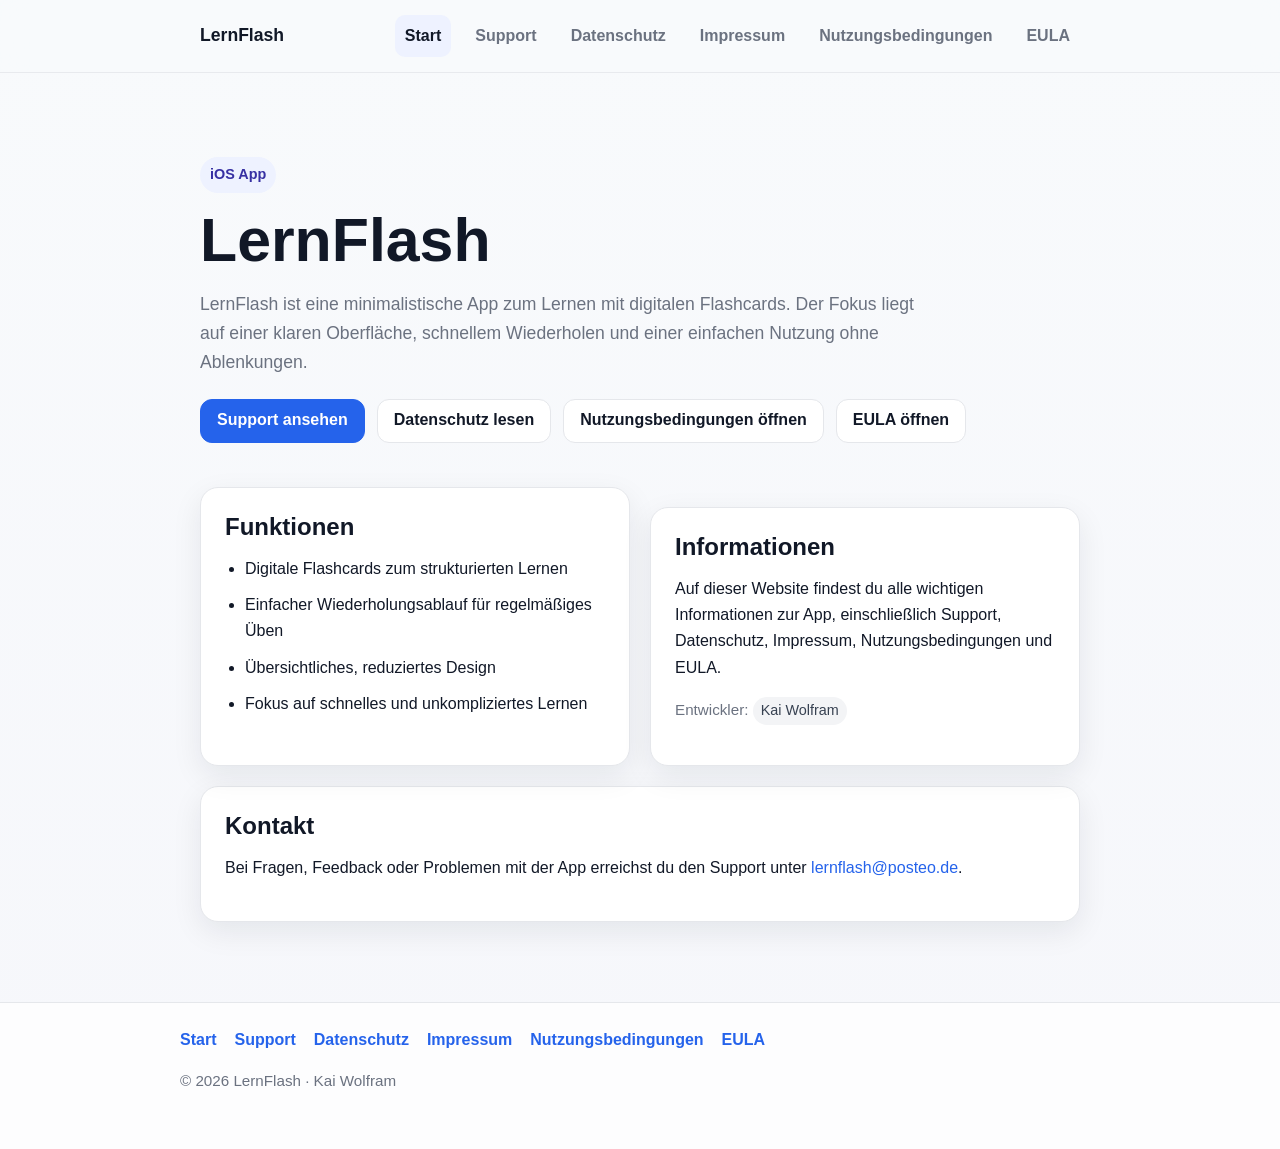
<file: index.html>
<!DOCTYPE html>
<html lang="de">
<head>
  <meta charset="UTF-8">
  <meta name="viewport" content="width=device-width, initial-scale=1.0">
  <title>LernFlash</title>
  <meta name="description" content="LernFlash ist eine minimalistische iOS-App zum Lernen mit digitalen Flashcards.">
  <link rel="stylesheet" href="styles.css">
  <script defer src="header.js"></script>
  <script defer src="footer.js"></script>
</head>
<body data-page="index">
  <site-header></site-header>

  <main class="main">
    <div class="container">
      <section class="hero">
        <span class="eyebrow">iOS App</span>
        <h1>LernFlash</h1>
        <p class="lead">
          LernFlash ist eine minimalistische App zum Lernen mit digitalen Flashcards.
          Der Fokus liegt auf einer klaren Oberfläche, schnellem Wiederholen und einer einfachen Nutzung ohne Ablenkungen.
        </p>

        <div class="button-row">
          <a class="button primary" href="support.html">Support ansehen</a>
          <a class="button" href="privacy.html">Datenschutz lesen</a>
          <a class="button" href="terms.html">Nutzungsbedingungen öffnen</a>
          <a class="button" href="eula.html">EULA öffnen</a>
        </div>
      </section>

      <section class="grid two" aria-label="App-Informationen">
        <article class="card">
          <h2>Funktionen</h2>
          <ul class="list">
            <li>Digitale Flashcards zum strukturierten Lernen</li>
            <li>Einfacher Wiederholungsablauf für regelmäßiges Üben</li>
            <li>Übersichtliches, reduziertes Design</li>
            <li>Fokus auf schnelles und unkompliziertes Lernen</li>
          </ul>
        </article>

        <article class="card">
          <h2>Informationen</h2>
          <p>
            Auf dieser Website findest du alle wichtigen Informationen zur App,
            einschließlich Support, Datenschutz, Impressum, Nutzungsbedingungen und EULA.
          </p>
          <p class="small muted">
            Entwickler: <span class="codeish">Kai Wolfram</span>
          </p>
        </article>
      </section>

      <section class="card" style="margin-top: 20px;">
        <h2>Kontakt</h2>
        <p>
          Bei Fragen, Feedback oder Problemen mit der App erreichst du den Support unter
          <a href="mailto:lernflash@posteo.de">lernflash@posteo.de</a>.
        </p>
      </section>
    </div>
  </main>

  <site-footer></site-footer>
</body>
</html>
</file>
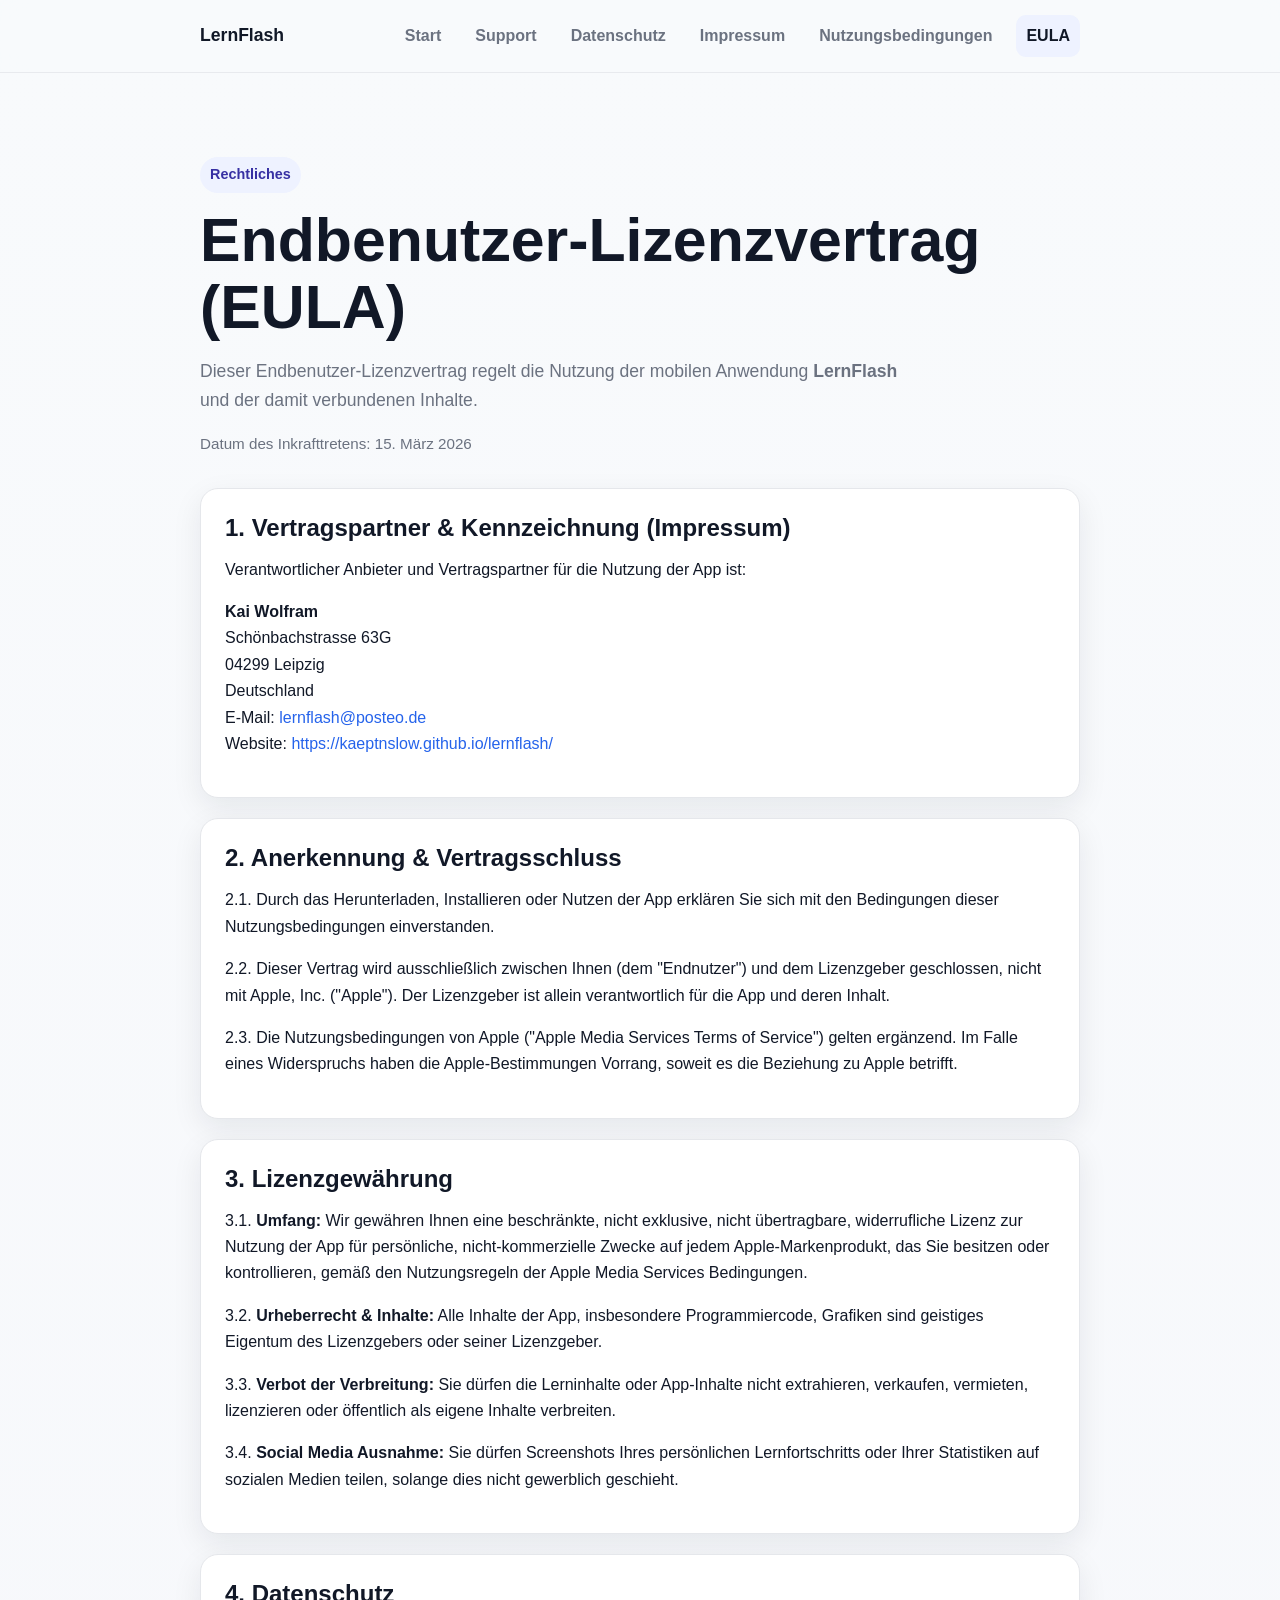
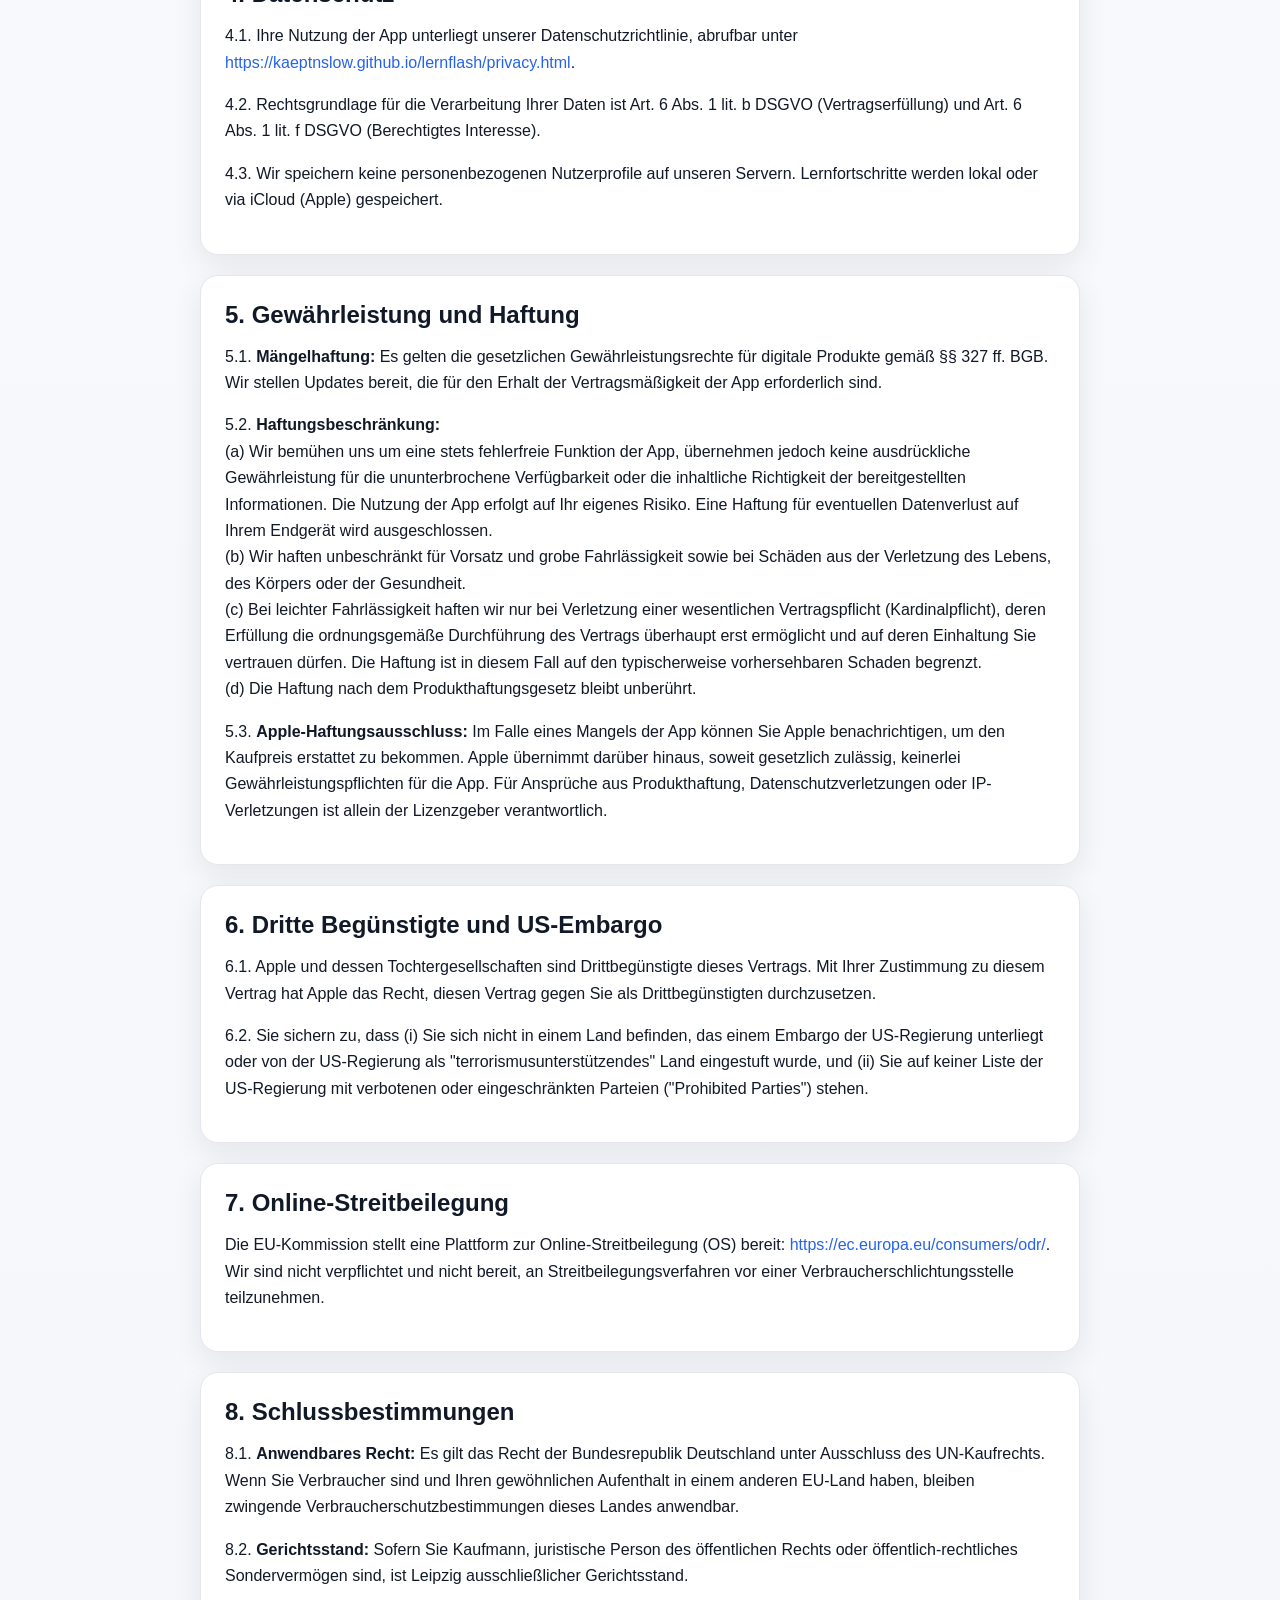
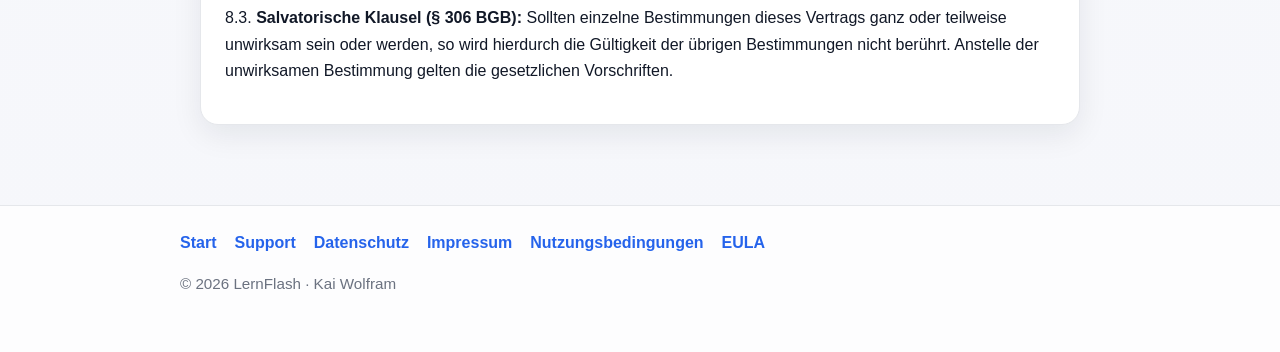
<file: eula.html>
<!DOCTYPE html>
<html lang="de">

<head>
  <meta charset="UTF-8">
  <meta name="viewport" content="width=device-width, initial-scale=1.0">
  <title>EULA – LernFlash</title>
  <meta name="description" content="Endbenutzer-Lizenzvertrag für die iOS-App LernFlash.">
  <link rel="stylesheet" href="styles.css">
  <script defer src="header.js"></script>
  <script defer src="footer.js"></script>
</head>

<body data-page="eula">
  <site-header></site-header>

  <main class="main">
    <div class="container">
      <section class="hero">
        <span class="eyebrow">Rechtliches</span>
        <h1>Endbenutzer-Lizenzvertrag (EULA)</h1>
        <p class="lead">
          Dieser Endbenutzer-Lizenzvertrag regelt die Nutzung der mobilen Anwendung
          <strong>LernFlash</strong> und der damit verbundenen Inhalte.
        </p>
        <p class="small muted legal-meta">Datum des Inkrafttretens: 15. März 2026</p>
      </section>

      <section class="card">
        <h2>1. Vertragspartner & Kennzeichnung (Impressum)</h2>
        <p>Verantwortlicher Anbieter und Vertragspartner für die Nutzung der App ist:</p>
        <p><strong>Kai Wolfram</strong><br>Schönbachstrasse 63G<br>04299 Leipzig<br>Deutschland<br>E-Mail: <a
            href="mailto:lernflash@posteo.de">lernflash@posteo.de</a><br>Website: <a
            href="https://kaeptnslow.github.io/lernflash/">https://kaeptnslow.github.io/lernflash/</a></p>
      </section>

      <section class="card">
        <h2>2. Anerkennung & Vertragsschluss</h2>
        <p>2.1. Durch das Herunterladen, Installieren oder Nutzen der App erklären Sie sich mit den Bedingungen dieser
          Nutzungsbedingungen einverstanden.</p>
        <p>2.2. Dieser Vertrag wird ausschließlich zwischen Ihnen (dem "Endnutzer") und dem Lizenzgeber geschlossen,
          nicht mit Apple, Inc. ("Apple"). Der Lizenzgeber ist allein verantwortlich für die App und deren Inhalt.</p>
        <p>2.3. Die Nutzungsbedingungen von Apple ("Apple Media Services Terms of Service") gelten ergänzend. Im Falle
          eines Widerspruchs haben die Apple-Bestimmungen Vorrang, soweit es die Beziehung zu Apple betrifft.</p>
      </section>

      <section class="card">
        <h2>3. Lizenzgewährung</h2>
        <p>3.1. <strong>Umfang:</strong> Wir gewähren Ihnen eine beschränkte, nicht exklusive, nicht übertragbare,
          widerrufliche Lizenz zur Nutzung der App für persönliche, nicht-kommerzielle Zwecke auf jedem
          Apple-Markenprodukt, das Sie besitzen oder kontrollieren, gemäß den Nutzungsregeln der Apple Media Services
          Bedingungen.</p>
        <p>3.2. <strong>Urheberrecht & Inhalte:</strong> Alle Inhalte der App, insbesondere Programmiercode, Grafiken
          sind geistiges Eigentum des Lizenzgebers oder seiner Lizenzgeber.</p>
        <p>3.3. <strong>Verbot der Verbreitung:</strong> Sie dürfen die Lerninhalte oder App-Inhalte nicht extrahieren,
          verkaufen, vermieten, lizenzieren oder öffentlich als eigene Inhalte verbreiten.</p>
        <p>3.4. <strong>Social Media Ausnahme:</strong> Sie dürfen Screenshots Ihres persönlichen Lernfortschritts oder
          Ihrer Statistiken auf sozialen Medien teilen, solange dies nicht gewerblich geschieht.</p>
      </section>

      

            <section class="card">
        <h2>4. Datenschutz</h2>
        <p>4.1. Ihre Nutzung der App unterliegt unserer Datenschutzrichtlinie, abrufbar unter <a
            href="https://kaeptnslow.github.io/lernflash/privacy.html">https://kaeptnslow.github.io/lernflash/privacy.html</a>.
        </p>
        <p>4.2. Rechtsgrundlage für die Verarbeitung Ihrer Daten ist Art. 6 Abs. 1 lit. b DSGVO (Vertragserfüllung) und
          Art. 6 Abs. 1 lit. f DSGVO (Berechtigtes Interesse).</p>
        <p>4.3. Wir speichern keine personenbezogenen Nutzerprofile auf unseren Servern. Lernfortschritte werden lokal
          oder via iCloud (Apple) gespeichert.</p>
      </section>

      <section class="card">
        <h2>5. Gewährleistung und Haftung</h2>
        <p>5.1. <strong>Mängelhaftung:</strong> Es gelten die gesetzlichen Gewährleistungsrechte für digitale Produkte
          gemäß §§ 327 ff. BGB. Wir stellen Updates bereit, die für den Erhalt der Vertragsmäßigkeit der App
          erforderlich sind.</p>
        <p>5.2. <strong>Haftungsbeschränkung:</strong><br>(a) Wir bemühen uns um eine stets fehlerfreie Funktion der
          App, übernehmen jedoch keine ausdrückliche Gewährleistung für die ununterbrochene Verfügbarkeit oder die
          inhaltliche Richtigkeit der bereitgestellten Informationen. Die Nutzung der App erfolgt auf Ihr eigenes
          Risiko. Eine Haftung für eventuellen Datenverlust auf Ihrem Endgerät wird ausgeschlossen.<br>(b) Wir haften
          unbeschränkt für Vorsatz und grobe Fahrlässigkeit sowie bei Schäden aus der Verletzung des Lebens, des Körpers
          oder der Gesundheit.<br>(c) Bei leichter Fahrlässigkeit haften wir nur bei Verletzung einer wesentlichen
          Vertragspflicht (Kardinalpflicht), deren Erfüllung die ordnungsgemäße Durchführung des Vertrags überhaupt erst
          ermöglicht und auf deren Einhaltung Sie vertrauen dürfen. Die Haftung ist in diesem Fall auf den
          typischerweise vorhersehbaren Schaden begrenzt.<br>(d) Die Haftung nach dem Produkthaftungsgesetz bleibt
          unberührt.</p>
        <p>5.3. <strong>Apple-Haftungsausschluss:</strong> Im Falle eines Mangels der App können Sie Apple
          benachrichtigen, um den Kaufpreis erstattet zu bekommen. Apple übernimmt darüber hinaus, soweit gesetzlich
          zulässig, keinerlei Gewährleistungspflichten für die App. Für Ansprüche aus Produkthaftung,
          Datenschutzverletzungen oder IP-Verletzungen ist allein der Lizenzgeber verantwortlich.</p>
      </section>

      <section class="card">
        <h2>6. Dritte Begünstigte und US-Embargo</h2>
        <p>6.1. Apple und dessen Tochtergesellschaften sind Drittbegünstigte dieses Vertrags. Mit Ihrer Zustimmung zu
          diesem Vertrag hat Apple das Recht, diesen Vertrag gegen Sie als Drittbegünstigten durchzusetzen.</p>
        <p>6.2. Sie sichern zu, dass (i) Sie sich nicht in einem Land befinden, das einem Embargo der US-Regierung
          unterliegt oder von der US-Regierung als "terrorismusunterstützendes" Land eingestuft wurde, und (ii) Sie auf
          keiner Liste der US-Regierung mit verbotenen oder eingeschränkten Parteien ("Prohibited Parties") stehen.</p>
      </section>

      <section class="card">
        <h2>7. Online-Streitbeilegung</h2>
        <p>Die EU-Kommission stellt eine Plattform zur Online-Streitbeilegung (OS) bereit: <a
            href="https://ec.europa.eu/consumers/odr/">https://ec.europa.eu/consumers/odr/</a>. Wir sind nicht
          verpflichtet und nicht bereit, an Streitbeilegungsverfahren vor einer Verbraucherschlichtungsstelle
          teilzunehmen.</p>
      </section>

      <section class="card">
        <h2>8. Schlussbestimmungen</h2>
        <p>8.1. <strong>Anwendbares Recht:</strong> Es gilt das Recht der Bundesrepublik Deutschland unter Ausschluss
          des UN-Kaufrechts. Wenn Sie Verbraucher sind und Ihren gewöhnlichen Aufenthalt in einem anderen EU-Land haben,
          bleiben zwingende Verbraucherschutzbestimmungen dieses Landes anwendbar.</p>
        <p>8.2. <strong>Gerichtsstand:</strong> Sofern Sie Kaufmann, juristische Person des öffentlichen Rechts oder
          öffentlich-rechtliches Sondervermögen sind, ist Leipzig ausschließlicher Gerichtsstand.</p>
        <p>8.3. <strong>Salvatorische Klausel (§ 306 BGB):</strong> Sollten einzelne Bestimmungen dieses Vertrags ganz
          oder teilweise unwirksam sein oder werden, so wird hierdurch die Gültigkeit der übrigen Bestimmungen nicht
          berührt. Anstelle der unwirksamen Bestimmung gelten die gesetzlichen Vorschriften.</p>
      </section>
    </div>
  </main>

  <site-footer></site-footer>
</body>

</html>
</file>
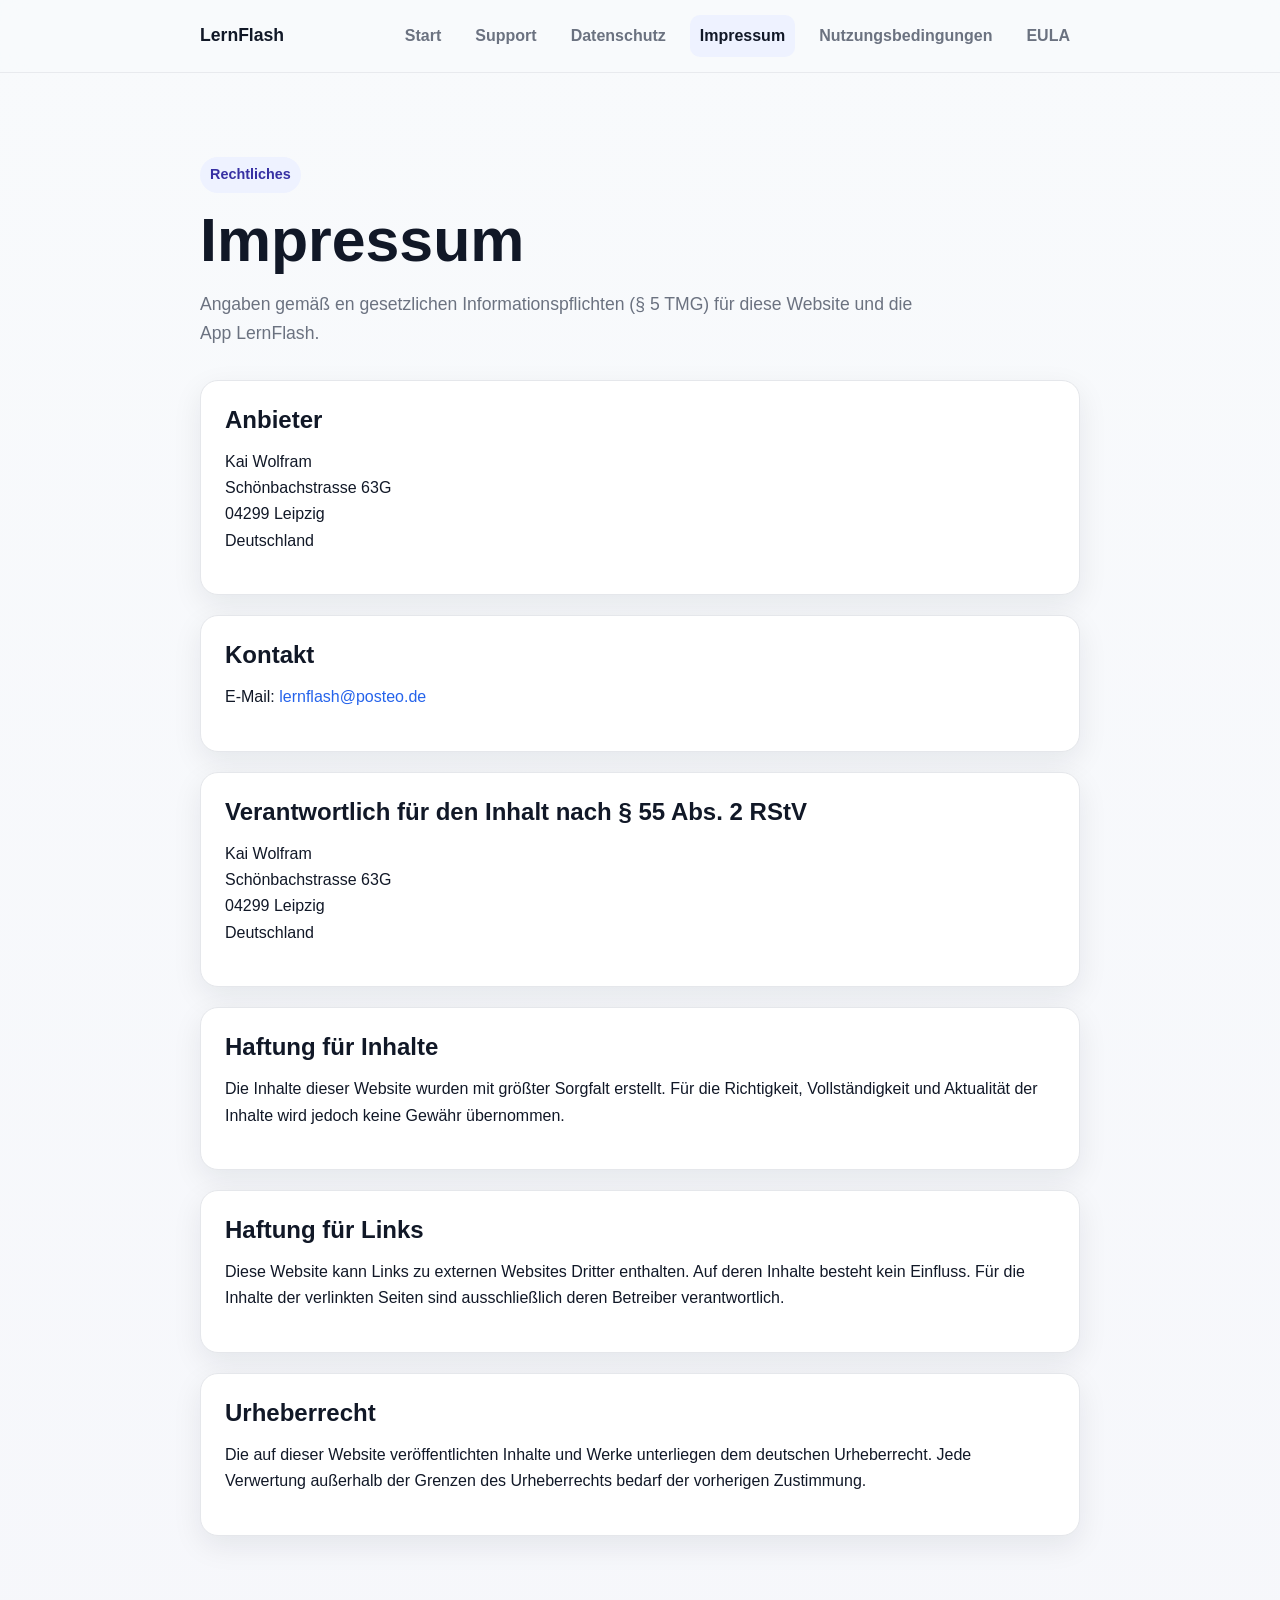
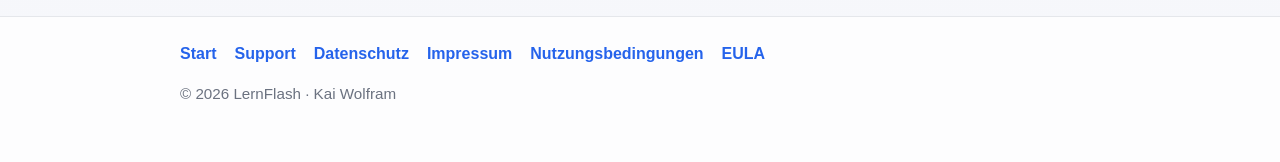
<file: imprint.html>
<!DOCTYPE html>
<html lang="de">

<head>
  <meta charset="UTF-8">
  <meta name="viewport" content="width=device-width, initial-scale=1.0">
  <title>Impressum – LernFlash</title>
  <meta name="description" content="Impressum der Website und App LernFlash.">
  <link rel="stylesheet" href="styles.css">
  <script defer src="header.js"></script>
  <script defer src="footer.js"></script>
</head>

<body data-page="imprint">
  <site-header></site-header>

  <main class="main">
    <div class="container">
      <section class="hero">
        <span class="eyebrow">Rechtliches</span>
        <h1>Impressum</h1>
        <p class="lead">
          Angaben gemäß en gesetzlichen Informationspflichten (§ 5 TMG) für diese Website und die App LernFlash.
        </p>
      </section>

      <section class="card">
        <h2>Anbieter</h2>
        <p>
          Kai Wolfram<br>
          Schönbachstrasse 63G<br>
          04299 Leipzig<br>
          Deutschland
        </p>
      </section>

      <section class="card">
        <h2>Kontakt</h2>
        <p>
          E-Mail:
          <a href="mailto:lernflash@posteo.de">lernflash@posteo.de</a>
        </p>
      </section>

      <section class="card">
        <h2>Verantwortlich für den Inhalt nach § 55 Abs. 2 RStV</h2>
        <p>
          Kai Wolfram<br>
          Schönbachstrasse 63G<br>
          04299 Leipzig<br>
          Deutschland
        </p>
      </section>

      <section class="card">
        <h2>Haftung für Inhalte</h2>
        <p>
          Die Inhalte dieser Website wurden mit größter Sorgfalt erstellt. Für die Richtigkeit,
          Vollständigkeit und Aktualität der Inhalte wird jedoch keine Gewähr übernommen.
        </p>
      </section>

      <section class="card">
        <h2>Haftung für Links</h2>
        <p>
          Diese Website kann Links zu externen Websites Dritter enthalten. Auf deren Inhalte besteht
          kein Einfluss. Für die Inhalte der verlinkten Seiten sind ausschließlich deren Betreiber verantwortlich.
        </p>
      </section>

      <section class="card">
        <h2>Urheberrecht</h2>
        <p>
          Die auf dieser Website veröffentlichten Inhalte und Werke unterliegen dem deutschen Urheberrecht.
          Jede Verwertung außerhalb der Grenzen des Urheberrechts bedarf der vorherigen Zustimmung.
        </p>
      </section>
    </div>
  </main>

  <site-footer></site-footer>
</body>

</html>
</file>
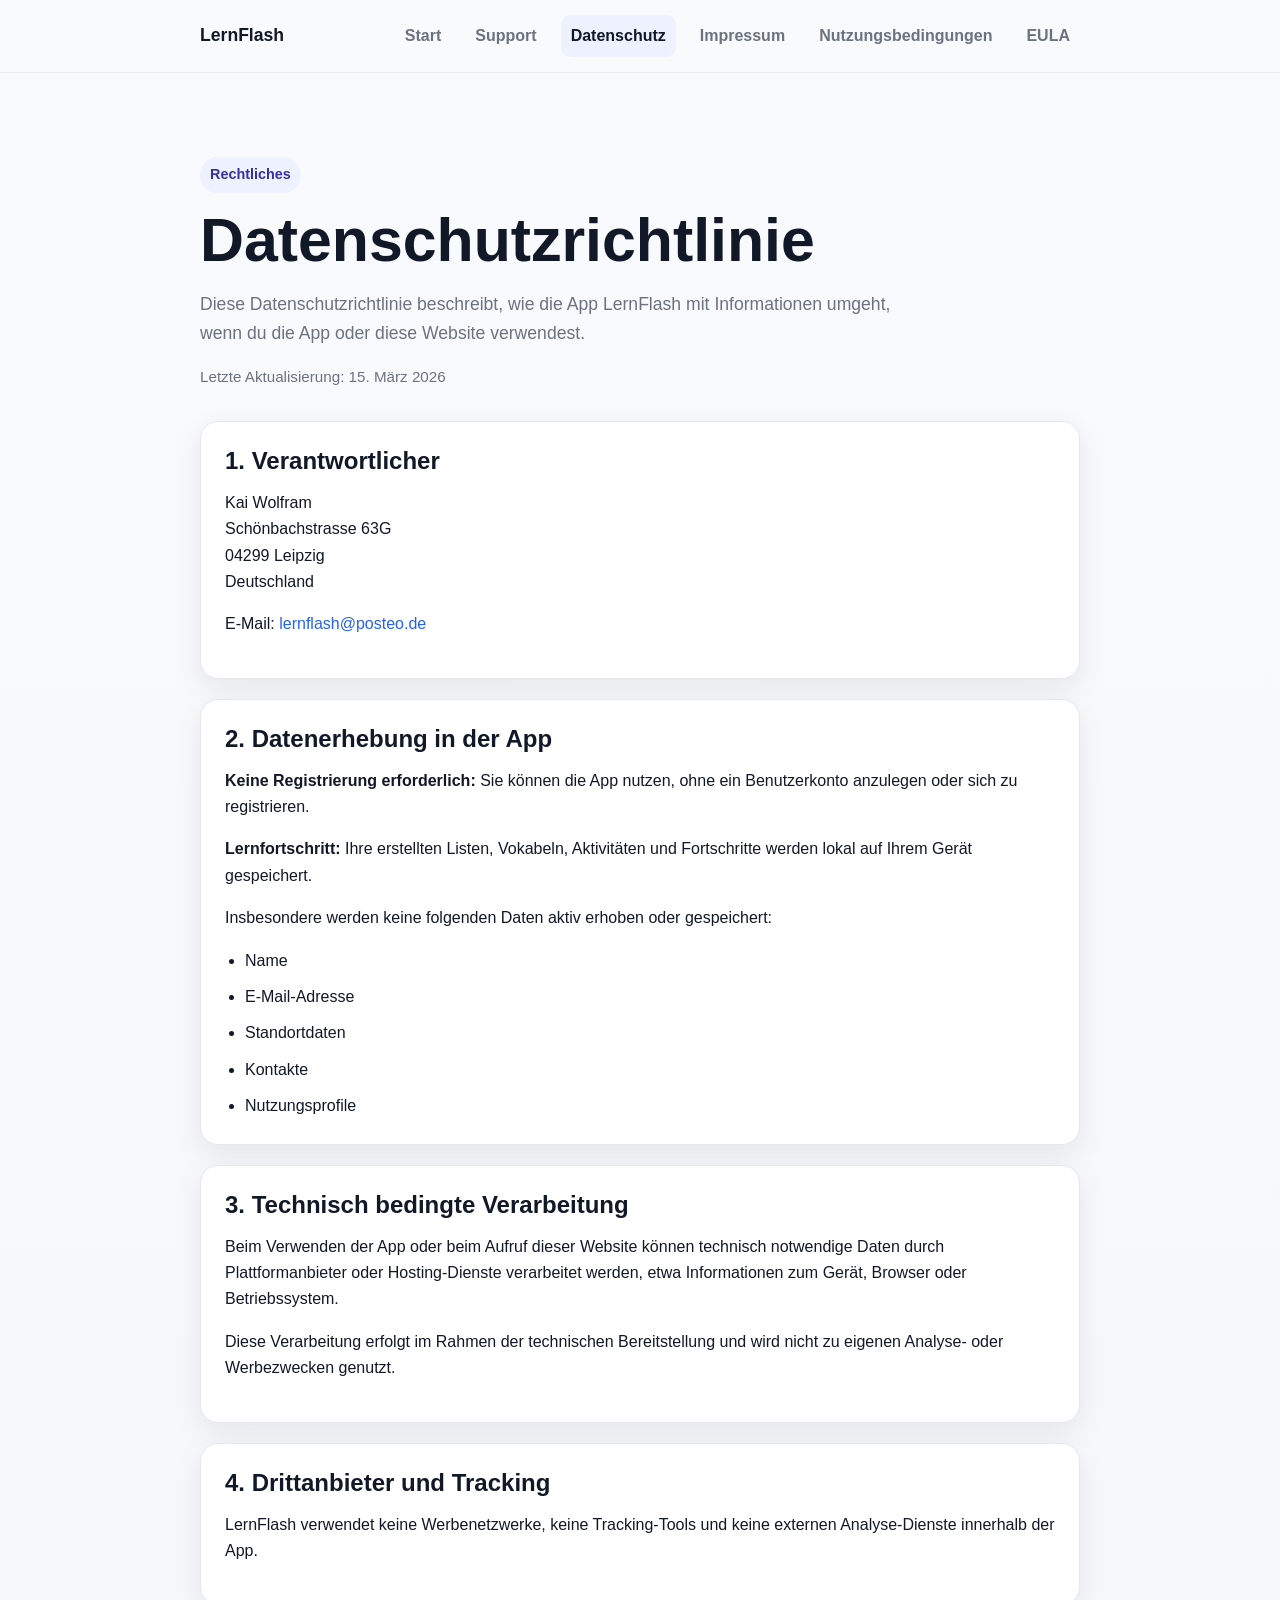
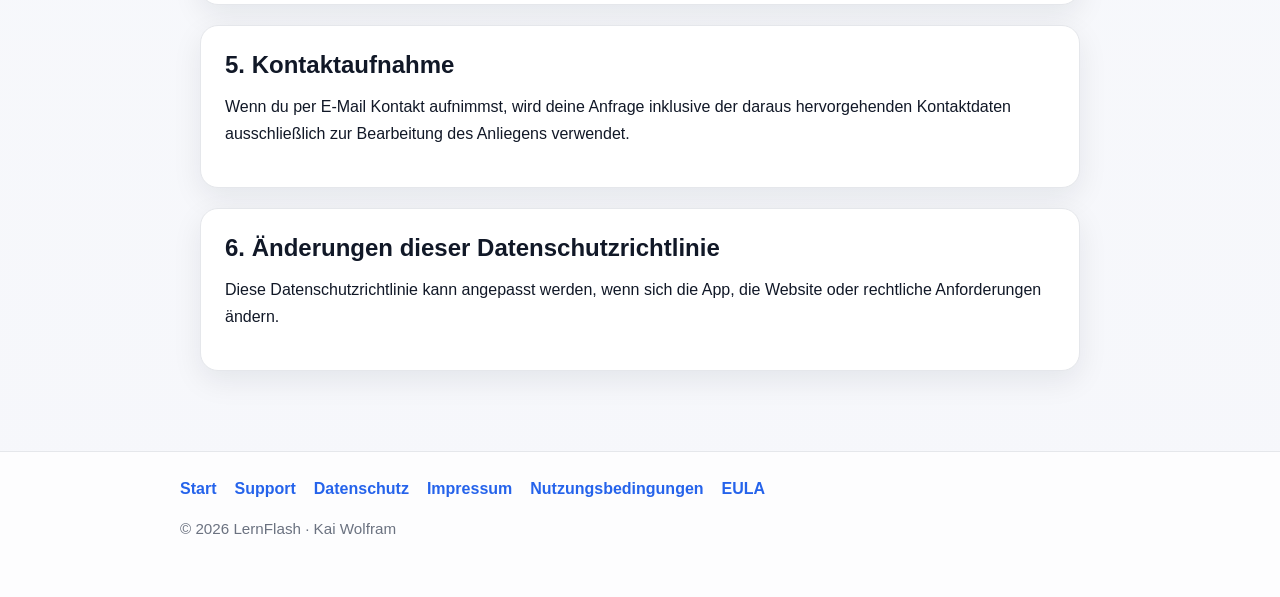
<file: privacy.html>
<!DOCTYPE html>
<html lang="de">

<head>
  <meta charset="UTF-8">
  <meta name="viewport" content="width=device-width, initial-scale=1.0">
  <title>Datenschutz – LernFlash</title>
  <meta name="description" content="Datenschutzrichtlinie für die iOS-App LernFlash.">
  <link rel="stylesheet" href="styles.css">
  <script defer src="header.js"></script>
  <script defer src="footer.js"></script>
</head>

<body data-page="privacy">
  <site-header></site-header>

  <main class="main">
    <div class="container">
      <section class="hero">
        <span class="eyebrow">Rechtliches</span>
        <h1>Datenschutzrichtlinie</h1>
        <p class="lead">
          Diese Datenschutzrichtlinie beschreibt, wie die App LernFlash mit Informationen umgeht,
          wenn du die App oder diese Website verwendest.
        </p>
        <p class="small muted legal-meta">Letzte Aktualisierung: 15. März 2026</p>
      </section>

      <section class="card">
        <h2>1. Verantwortlicher</h2>
        <p>
          Kai Wolfram<br>
          Schönbachstrasse 63G<br>
          04299 Leipzig<br>
          Deutschland
        </p>
        <p>
          E-Mail:
          <a href="mailto:lernflash@posteo.de">lernflash@posteo.de</a>
        </p>
      </section>

      <section class="card">
        <h2>2. Datenerhebung in der App</h2>
        <p>
          <strong>Keine Registrierung erforderlich:</strong> Sie können die App nutzen, ohne ein Benutzerkonto anzulegen
          oder sich zu registrieren.
        </p>
        <p>
          <strong>Lernfortschritt:</strong> Ihre erstellten Listen, Vokabeln, Aktivitäten und Fortschritte werden lokal
          auf Ihrem Gerät gespeichert.
        </p>
        <p>Insbesondere werden keine folgenden Daten aktiv erhoben oder gespeichert:</p>
        <ul class="list">
          <li>Name</li>
          <li>E-Mail-Adresse</li>
          <li>Standortdaten</li>
          <li>Kontakte</li>
          <li>Nutzungsprofile</li>
        </ul>
      </section>

      <section class="card">
        <h2>3. Technisch bedingte Verarbeitung</h2>
        <p>
          Beim Verwenden der App oder beim Aufruf dieser Website können technisch notwendige Daten
          durch Plattformanbieter oder Hosting-Dienste verarbeitet werden, etwa Informationen zum Gerät,
          Browser oder Betriebssystem.
        </p>
        <p>
          Diese Verarbeitung erfolgt im Rahmen der technischen Bereitstellung und wird nicht zu
          eigenen Analyse- oder Werbezwecken genutzt.
        </p>
      </section>

      <section class="card">
        <h2>4. Drittanbieter und Tracking</h2>
        <p>
          LernFlash verwendet keine Werbenetzwerke, keine Tracking-Tools und keine externen Analyse-Dienste
          innerhalb der App.
        </p>
      </section>

      <section class="card">
        <h2>5. Kontaktaufnahme</h2>
        <p>
          Wenn du per E-Mail Kontakt aufnimmst, wird deine Anfrage inklusive der daraus hervorgehenden
          Kontaktdaten ausschließlich zur Bearbeitung des Anliegens verwendet.
        </p>
      </section>

      <section class="card">
        <h2>6. Änderungen dieser Datenschutzrichtlinie</h2>
        <p>
          Diese Datenschutzrichtlinie kann angepasst werden, wenn sich die App, die Website oder
          rechtliche Anforderungen ändern.
        </p>
      </section>
    </div>
  </main>

  <site-footer></site-footer>
</body>

</html>
</file>
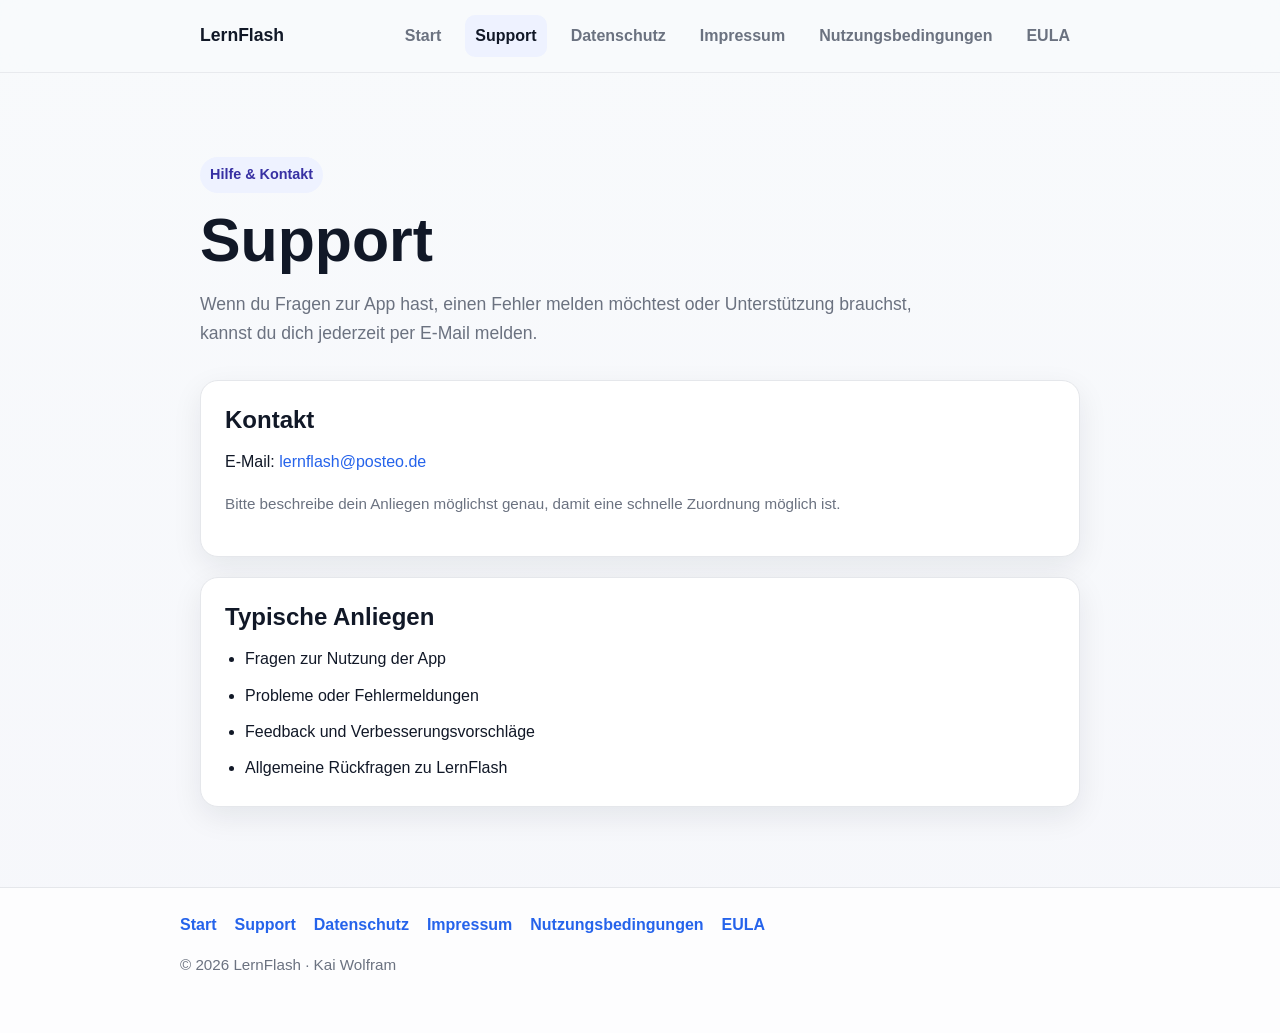
<file: support.html>
<!DOCTYPE html>
<html lang="de">
<head>
  <meta charset="UTF-8">
  <meta name="viewport" content="width=device-width, initial-scale=1.0">
  <title>Support – LernFlash</title>
  <meta name="description" content="Support-Seite für die iOS-App LernFlash.">
  <link rel="stylesheet" href="styles.css">
  <script defer src="header.js"></script>
  <script defer src="footer.js"></script>
</head>
<body data-page="support">
  <site-header></site-header>

  <main class="main">
    <div class="container">
      <section class="hero">
        <span class="eyebrow">Hilfe & Kontakt</span>
        <h1>Support</h1>
        <p class="lead">
          Wenn du Fragen zur App hast, einen Fehler melden möchtest oder Unterstützung brauchst,
          kannst du dich jederzeit per E-Mail melden.
        </p>
      </section>

      <section class="card">
        <h2>Kontakt</h2>
        <p>
          E-Mail:
          <a href="mailto:lernflash@posteo.de">lernflash@posteo.de</a>
        </p>
        <p class="muted small">
          Bitte beschreibe dein Anliegen möglichst genau, damit eine schnelle Zuordnung möglich ist.
        </p>
      </section>

      <section class="card">
        <h2>Typische Anliegen</h2>
        <ul class="list">
          <li>Fragen zur Nutzung der App</li>
          <li>Probleme oder Fehlermeldungen</li>
          <li>Feedback und Verbesserungsvorschläge</li>
          <li>Allgemeine Rückfragen zu LernFlash</li>
        </ul>
      </section>
    </div>
  </main>

  <site-footer></site-footer>
</body>
</html>
</file>
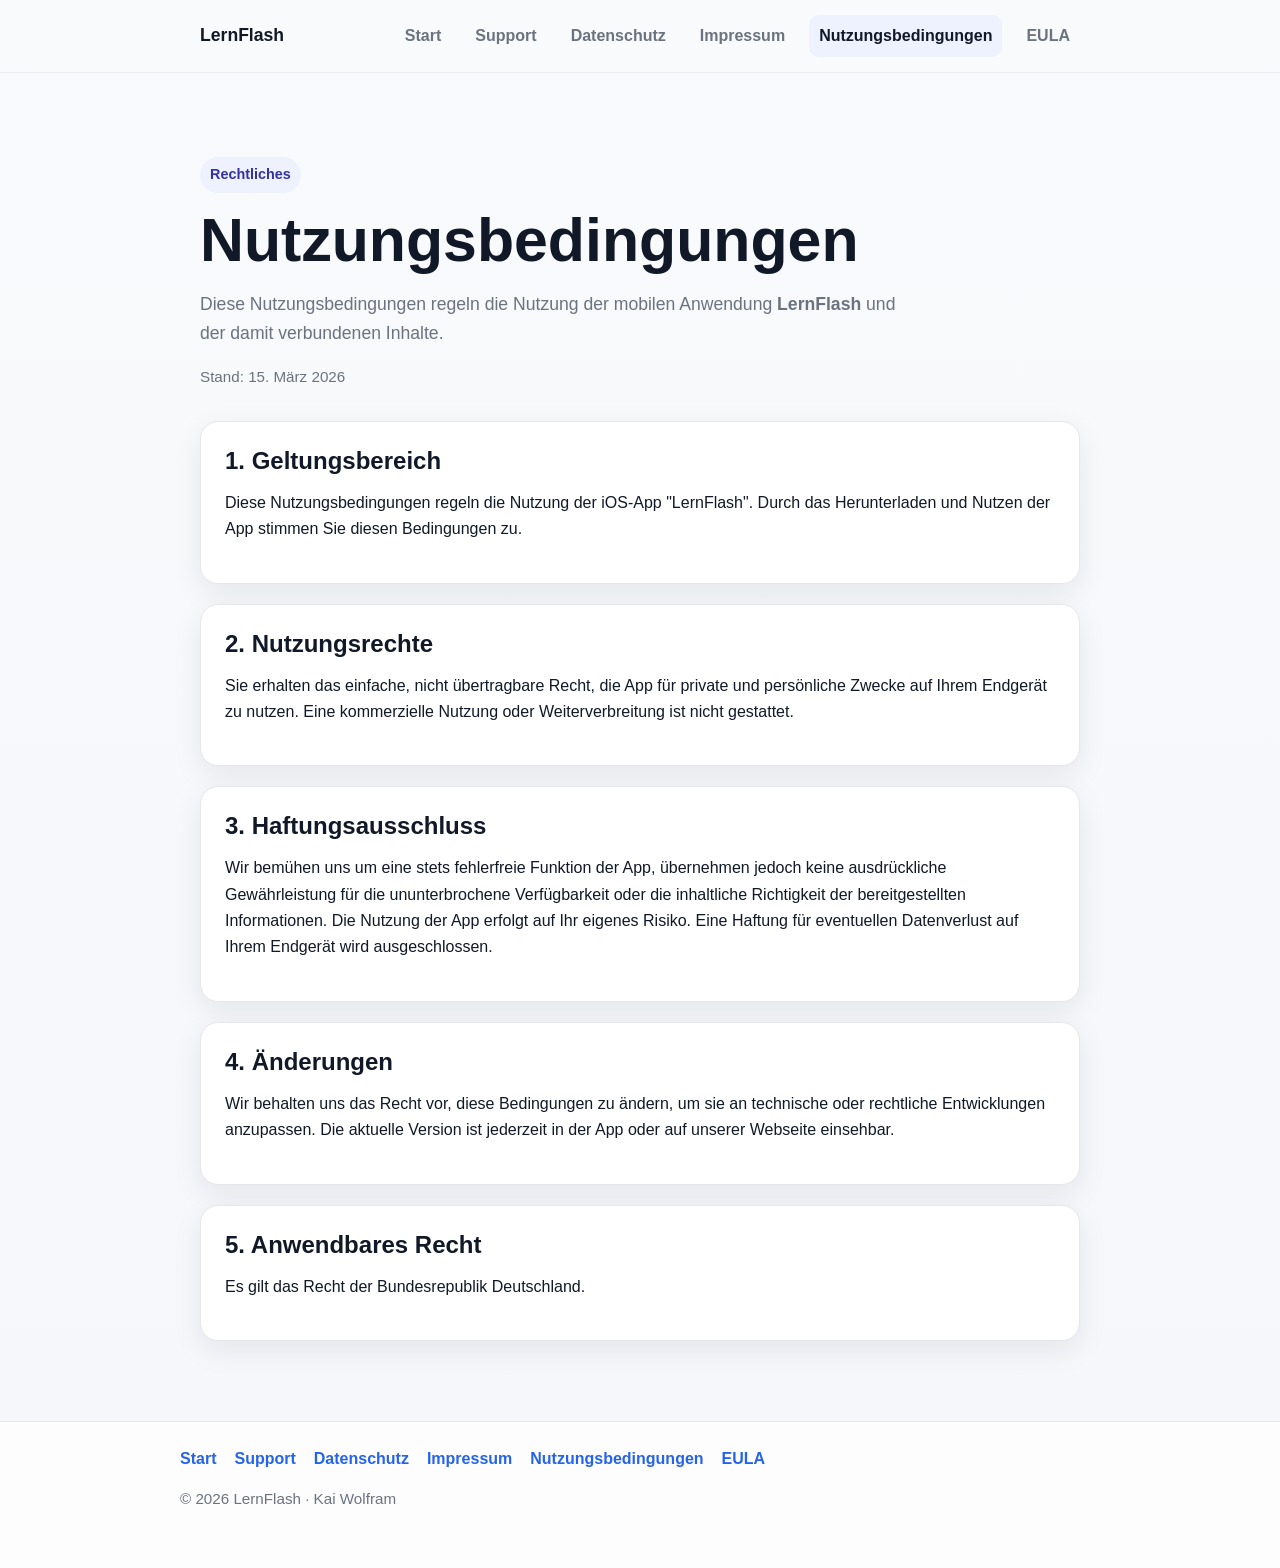
<file: terms.html>
<!DOCTYPE html>
<html lang="de">
<head>
  <meta charset="UTF-8">
  <meta name="viewport" content="width=device-width, initial-scale=1.0">
  <title>Nutzungsbedingungen – LernFlash</title>
  <meta name="description" content="Endbenutzer-Lizenzvertrag für die iOS-App LernFlash.">
  <link rel="stylesheet" href="styles.css">
  <script defer src="header.js"></script>
  <script defer src="footer.js"></script>
</head>
<body data-page="terms">
  <site-header></site-header>

  <main class="main">
    <div class="container">
            <section class="hero">
        <span class="eyebrow">Rechtliches</span>
        <h1>Nutzungsbedingungen</h1>
        <p class="lead">
          Diese Nutzungsbedingungen regeln die Nutzung der mobilen Anwendung
          <strong>LernFlash</strong> und der damit verbundenen Inhalte.
        </p>
        <p class="small muted legal-meta">Stand: 15. März 2026</p>
      </section>

      <section class="card">
        <h2>1. Geltungsbereich</h2>
        <p>Diese Nutzungsbedingungen regeln die Nutzung der iOS-App "LernFlash". Durch das Herunterladen und Nutzen der App stimmen Sie diesen Bedingungen zu.</p>
      </section>

      <section class="card">
        <h2>2. Nutzungsrechte</h2>
        <p>Sie erhalten das einfache, nicht übertragbare Recht, die App für private und persönliche Zwecke auf Ihrem Endgerät zu nutzen. Eine kommerzielle Nutzung oder Weiterverbreitung ist nicht gestattet.</p>
      </section>

            <section class="card">
        <h2>3. Haftungsausschluss</h2>
        <p>Wir bemühen uns um eine stets fehlerfreie Funktion der App, übernehmen jedoch keine ausdrückliche Gewährleistung für die ununterbrochene Verfügbarkeit oder die inhaltliche Richtigkeit der bereitgestellten Informationen. Die Nutzung der App erfolgt auf Ihr eigenes Risiko. Eine Haftung für eventuellen Datenverlust auf Ihrem Endgerät wird ausgeschlossen.</p>
      </section>

      <section class="card">
        <h2>4. Änderungen</h2>
        <p>Wir behalten uns das Recht vor, diese Bedingungen zu ändern, um sie an technische oder rechtliche Entwicklungen anzupassen. Die aktuelle Version ist jederzeit in der App oder auf unserer Webseite einsehbar.</p>
      </section>

      <section class="card">
        <h2>5. Anwendbares Recht</h2>
        <p>Es gilt das Recht der Bundesrepublik Deutschland.</p>
      </section>
    </div>
  </main>

  <site-footer></site-footer>
</body>
</html>
</file>
<file: styles.css>
:root {
  --bg: #f6f7fb;
  --surface: #ffffff;
  --text: #111827;
  --muted: #6b7280;
  --border: #e5e7eb;
  --accent: #2563eb;
  --accent-hover: #1d4ed8;
  --shadow: 0 10px 30px rgba(17, 24, 39, 0.08);
  --radius: 18px;
  --max-width: 920px;
}

* {
  box-sizing: border-box;
}

html {
  scroll-behavior: smooth;
}

body {
  margin: 0;
  font-family: -apple-system, BlinkMacSystemFont, "Segoe UI", sans-serif;
  background: linear-gradient(180deg, #f8fafc 0%, #f6f7fb 100%);
  color: var(--text);
  line-height: 1.65;
}

a {
  color: var(--accent);
  text-decoration: none;
}

a:hover {
  color: var(--accent-hover);
  text-decoration: underline;
}

.container {
  width: 100%;
  max-width: var(--max-width);
  margin: 0 auto;
  padding: 0 20px;
}

.site-header {
  position: sticky;
  top: 0;
  z-index: 10;
  backdrop-filter: blur(12px);
  background: rgba(248, 250, 252, 0.88);
  border-bottom: 1px solid rgba(229, 231, 235, 0.8);
}

.header-inner {
  display: flex;
  align-items: center;
  justify-content: space-between;
  min-height: 72px;
  gap: 20px;
}

.brand {
  font-size: 1.1rem;
  font-weight: 700;
  color: var(--text);
}

.brand:hover {
  text-decoration: none;
  color: var(--text);
}

.nav {
  display: flex;
  flex-wrap: wrap;
  gap: 14px;
}

.nav a {
  color: var(--muted);
  font-weight: 600;
  padding: 8px 10px;
  border-radius: 10px;
}

.nav a:hover,
.nav a.active {
  color: var(--text);
  background: #eef2ff;
  text-decoration: none;
}

.main {
  padding: 56px 0 32px;
}

.hero {
  padding: 28px 0 16px;
}

.eyebrow {
  display: inline-block;
  margin-bottom: 14px;
  padding: 6px 10px;
  border-radius: 999px;
  background: #eef2ff;
  color: #3730a3;
  font-size: 0.9rem;
  font-weight: 700;
}

h1 {
  margin: 0 0 16px;
  font-size: clamp(2.2rem, 5vw, 3.8rem);
  line-height: 1.1;
}

h2 {
  margin: 0 0 14px;
  font-size: 1.5rem;
  line-height: 1.25;
}

p {
  margin: 0 0 16px;
}

.lead {
  max-width: 720px;
  font-size: 1.1rem;
  color: var(--muted);
}

.grid {
  display: grid;
  gap: 20px;
  margin-top: 28px;
}

.grid.two {
  grid-template-columns: repeat(2, minmax(0, 1fr));
}

.card {
  background: var(--surface);
  border: 1px solid var(--border);
  border-radius: var(--radius);
  padding: 24px;
  box-shadow: var(--shadow);
}

.card + .card {
  margin-top: 20px;
}

.list {
  margin: 0;
  padding-left: 20px;
}

.list li + li {
  margin-top: 10px;
}

.muted {
  color: var(--muted);
}

.button-row {
  display: flex;
  flex-wrap: wrap;
  gap: 12px;
  margin-top: 22px;
}

.button {
  display: inline-flex;
  align-items: center;
  justify-content: center;
  min-height: 44px;
  padding: 0 16px;
  border-radius: 12px;
  border: 1px solid var(--border);
  background: var(--surface);
  color: var(--text);
  font-weight: 700;
  text-decoration: none;
}

.button.primary {
  background: var(--accent);
  border-color: var(--accent);
  color: #fff;
}

.button:hover {
  text-decoration: none;
}

.button.primary:hover {
  background: var(--accent-hover);
  color: #fff;
}

.site-footer {
  margin-top: 48px;
  border-top: 1px solid var(--border);
  background: rgba(255, 255, 255, 0.75);
}

.footer-inner {
  display: flex;
  flex-direction: column;
  gap: 14px;
  padding: 24px 0 40px;
}

.footer-links {
  display: flex;
  flex-wrap: wrap;
  gap: 12px 18px;
}

.footer-links a {
  font-weight: 600;
}

.small {
  font-size: 0.95rem;
}

.codeish {
  display: inline-block;
  padding: 2px 8px;
  border-radius: 999px;
  background: #f3f4f6;
  color: #374151;
  font-size: 0.9rem;
}

.legal-meta {
  margin-top: 8px;
}

@media (max-width: 720px) {
  .header-inner {
    flex-direction: column;
    align-items: flex-start;
    padding: 14px 0;
  }

  .grid.two {
    grid-template-columns: 1fr;
  }

  .main {
    padding-top: 36px;
  }
}
</file>
